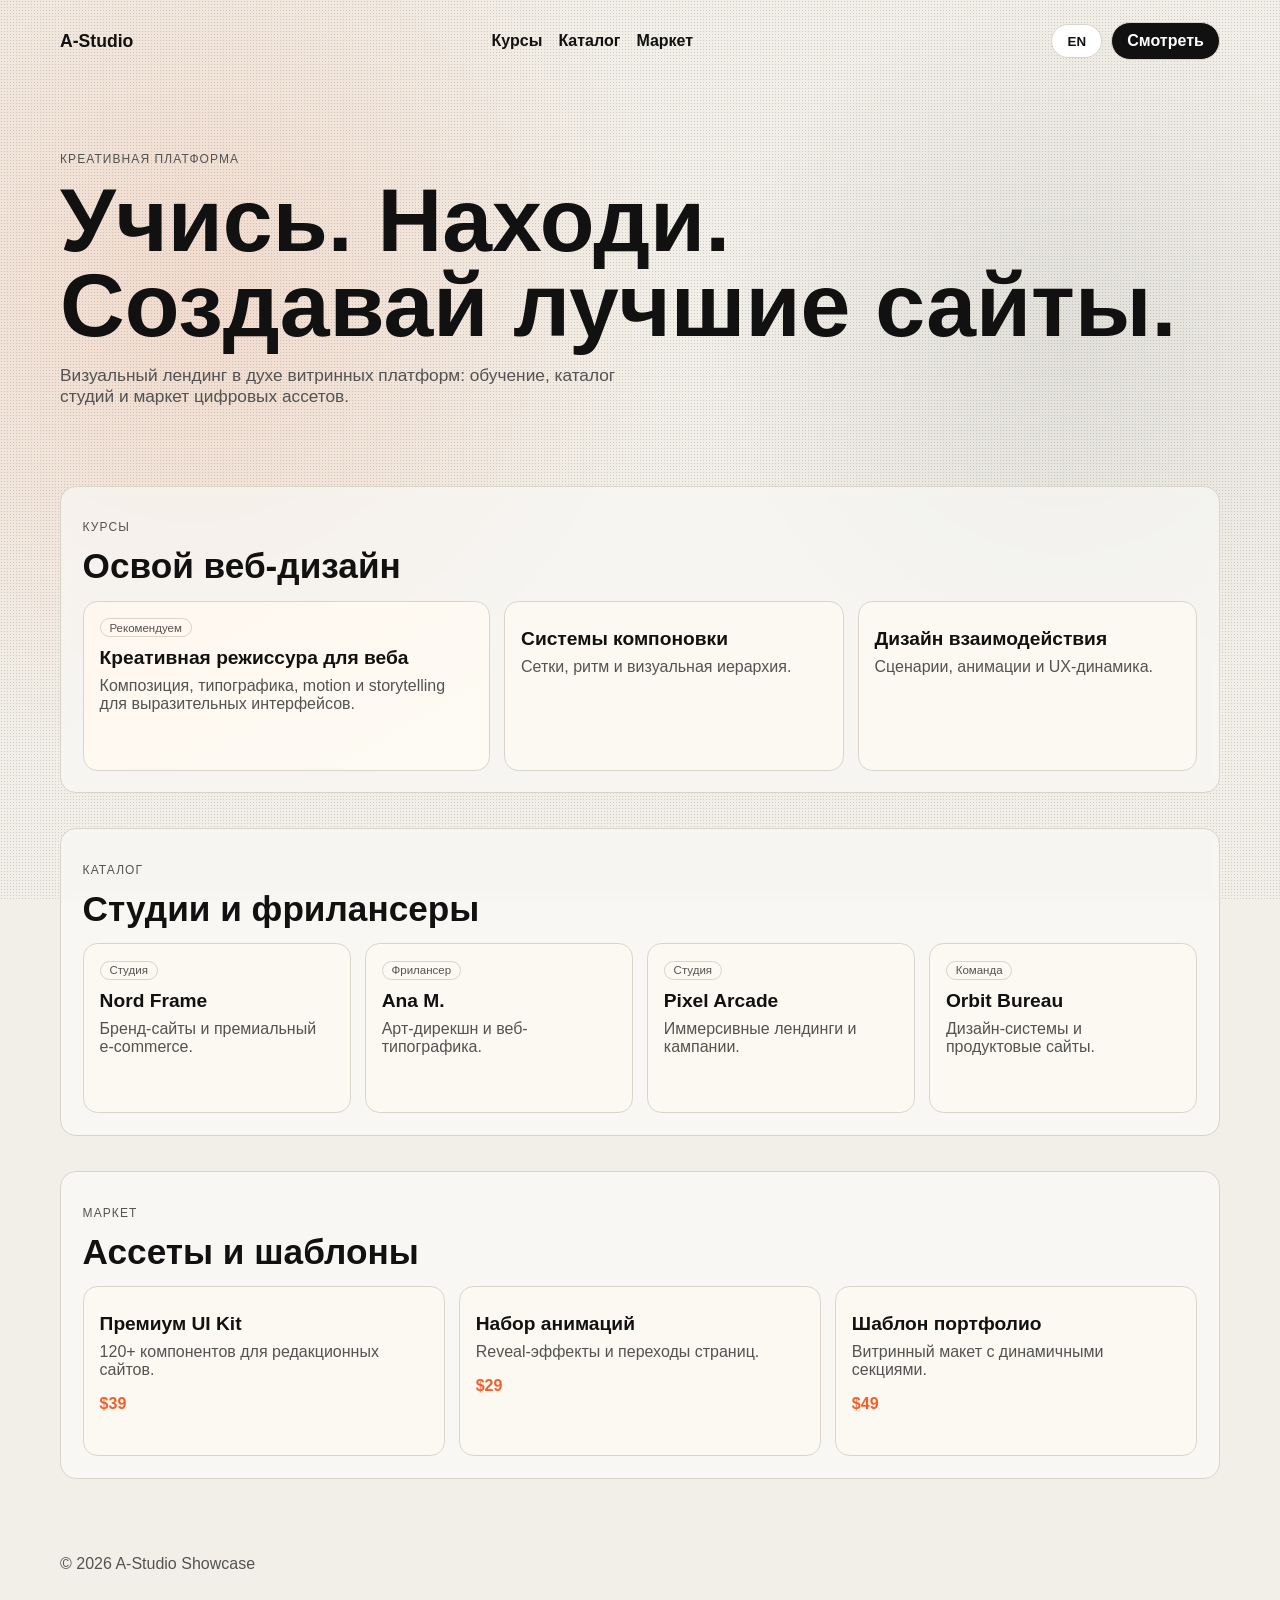
<file: index.html>
﻿<!DOCTYPE html>
<html lang="ru">
<head>
  <meta charset="UTF-8" />
  <meta name="viewport" content="width=device-width, initial-scale=1.0" />
  <meta http-equiv="X-Content-Type-Options" content="nosniff" />
  <meta name="referrer" content="strict-origin-when-cross-origin" />
  <meta http-equiv="Content-Security-Policy" content="default-src 'self'; img-src 'self' data: https:; style-src 'self' 'unsafe-inline' https://fonts.googleapis.com; font-src 'self' https://fonts.gstatic.com; script-src 'self'; connect-src 'self'; object-src 'none'; base-uri 'self'; form-action 'self'; frame-ancestors 'none'; upgrade-insecure-requests" />
  <title>A-Studio Showcase</title>
  <link rel="preconnect" href="https://fonts.googleapis.com" />
  <link rel="preconnect" href="https://fonts.gstatic.com" crossorigin />
  <link href="https://fonts.googleapis.com/css2?family=Manrope:wght@400;600;700;800&family=Syne:wght@600;700;800&display=swap" rel="stylesheet" />
  <link rel="stylesheet" href="styles.css" />
</head>
<body>
  <div class="noise"></div>

  <header class="topbar reveal">
    <a class="brand" href="#">A-Studio</a>
    <nav>
      <a href="#courses" data-i18n="nav_courses">Курсы</a>
      <a href="#directory" data-i18n="nav_directory">Каталог</a>
      <a href="#market" data-i18n="nav_market">Маркет</a>
    </nav>
    <div class="top-actions">
      <button id="langToggle" class="lang-btn" type="button">EN</button>
      <a class="pill" href="#market" data-i18n="explore_btn">Смотреть</a>
    </div>
  </header>

  <section class="hero reveal">
    <p class="kicker" data-i18n="hero_kicker">Креативная платформа</p>
    <h1 data-i18n="hero_title">Учись. Находи.<br />Создавай лучшие сайты.</h1>
    <p class="intro" data-i18n="hero_intro">Визуальный лендинг в духе витринных платформ: обучение, каталог студий и маркет цифровых ассетов.</p>
  </section>

  <main>
    <section id="courses" class="panel reveal">
      <div class="panel-head">
        <p class="kicker" data-i18n="courses_kicker">Курсы</p>
        <h2 data-i18n="courses_title">Освой веб-дизайн</h2>
      </div>
      <div class="grid courses-grid">
        <article class="card feature">
          <p class="tag" data-i18n="featured">Рекомендуем</p>
          <h3 data-i18n="course1_title">Креативная режиссура для веба</h3>
          <p data-i18n="course1_text">Композиция, типографика, motion и storytelling для выразительных интерфейсов.</p>
        </article>
        <article class="card"><h3 data-i18n="course2_title">Системы компоновки</h3><p data-i18n="course2_text">Сетки, ритм и визуальная иерархия.</p></article>
        <article class="card"><h3 data-i18n="course3_title">Дизайн взаимодействия</h3><p data-i18n="course3_text">Сценарии, анимации и UX-динамика.</p></article>
      </div>
    </section>

    <section id="directory" class="panel reveal">
      <div class="panel-head">
        <p class="kicker" data-i18n="directory_kicker">Каталог</p>
        <h2 data-i18n="directory_title">Студии и фрилансеры</h2>
      </div>
      <div class="grid directory-grid">
        <article class="card"><p class="tag" data-i18n="tag_studio">Студия</p><h3>Nord Frame</h3><p data-i18n="dir1_text">Бренд-сайты и премиальный e-commerce.</p></article>
        <article class="card"><p class="tag" data-i18n="tag_freelancer">Фрилансер</p><h3>Ana M.</h3><p data-i18n="dir2_text">Арт-дирекшн и веб-типографика.</p></article>
        <article class="card"><p class="tag" data-i18n="tag_studio">Студия</p><h3>Pixel Arcade</h3><p data-i18n="dir3_text">Иммерсивные лендинги и кампании.</p></article>
        <article class="card"><p class="tag" data-i18n="tag_team">Команда</p><h3>Orbit Bureau</h3><p data-i18n="dir4_text">Дизайн-системы и продуктовые сайты.</p></article>
      </div>
    </section>

    <section id="market" class="panel reveal">
      <div class="panel-head">
        <p class="kicker" data-i18n="market_kicker">Маркет</p>
        <h2 data-i18n="market_title">Ассеты и шаблоны</h2>
      </div>
      <div class="grid market-grid">
        <article class="card"><h3 data-i18n="m1_title">Премиум UI Kit</h3><p data-i18n="m1_text">120+ компонентов для редакционных сайтов.</p><span>$39</span></article>
        <article class="card"><h3 data-i18n="m2_title">Набор анимаций</h3><p data-i18n="m2_text">Reveal-эффекты и переходы страниц.</p><span>$29</span></article>
        <article class="card"><h3 data-i18n="m3_title">Шаблон портфолио</h3><p data-i18n="m3_text">Витринный макет с динамичными секциями.</p><span>$49</span></article>
      </div>
    </section>
  </main>

  <footer class="footer reveal">
    <p>© <span id="year"></span> <span data-i18n="footer_name">A-Studio Showcase</span></p>
  </footer>

  <script src="script.js"></script>
</body>
</html>
</file>
<file: styles.css>
﻿:root {
  --bg: #f1efe8;
  --ink: #111111;
  --muted: #535353;
  --line: #d8d4c8;
  --card: #fbf9f2;
  --accent: #f25f2a;
}

* { box-sizing: border-box; }
html, body { margin: 0; padding: 0; }

body {
  font-family: "Manrope", sans-serif;
  color: var(--ink);
  background:
    radial-gradient(circle at 15% 18%, rgba(242, 95, 42, 0.14), transparent 28%),
    radial-gradient(circle at 83% 21%, rgba(38, 38, 38, 0.08), transparent 22%),
    var(--bg);
}

.noise {
  position: fixed;
  inset: 0;
  pointer-events: none;
  opacity: 0.14;
  background-image: radial-gradient(#000 0.45px, transparent 0.45px);
  background-size: 3px 3px;
}

.topbar,
.hero,
main,
.footer {
  width: min(1160px, calc(100% - 2.5rem));
  margin-inline: auto;
}

.topbar {
  display: flex;
  justify-content: space-between;
  align-items: center;
  gap: 1rem;
  padding: 1.4rem 0;
}

.brand {
  text-decoration: none;
  color: var(--ink);
  font-family: "Syne", sans-serif;
  font-size: 1.1rem;
  font-weight: 800;
}

nav { display: flex; gap: 1rem; flex-wrap: wrap; }
nav a {
  text-decoration: none;
  color: var(--ink);
  font-weight: 600;
}

.top-actions {
  display: flex;
  gap: 0.55rem;
  align-items: center;
}

.lang-btn,
.pill {
  border: 1px solid var(--line);
  border-radius: 999px;
  font-weight: 700;
  padding: 0.55rem 0.95rem;
  text-decoration: none;
}

.lang-btn {
  cursor: pointer;
  background: #fff;
  color: var(--ink);
}

.pill {
  color: #fff;
  background: var(--ink);
}

.hero { padding: 3.6rem 0 3.8rem; }

.kicker {
  text-transform: uppercase;
  letter-spacing: 0.09em;
  font-size: 0.75rem;
  color: var(--muted);
}

h1 {
  font-family: "Syne", sans-serif;
  font-size: clamp(2.1rem, 7.2vw, 5.6rem);
  line-height: 0.95;
  margin: 0.6rem 0 1rem;
}

.intro {
  max-width: 60ch;
  color: var(--muted);
  font-size: 1.08rem;
}

main {
  display: grid;
  gap: 2.2rem;
  padding-bottom: 2.6rem;
}

.panel {
  border: 1px solid var(--line);
  border-radius: 1rem;
  background: rgba(255,255,255,0.52);
  backdrop-filter: blur(4px);
  padding: 1.35rem;
}

.panel-head {
  margin-bottom: 0.9rem;
}

.panel-head h2 {
  margin: 0.2rem 0 0.9rem;
  font-size: clamp(1.5rem, 3vw, 2.2rem);
  font-family: "Syne", sans-serif;
}

.grid { display: grid; gap: 0.85rem; }
.courses-grid { grid-template-columns: 1.2fr 1fr 1fr; }
.directory-grid { grid-template-columns: repeat(4, 1fr); }
.market-grid { grid-template-columns: repeat(3, 1fr); }

.card {
  background: var(--card);
  border: 1px solid var(--line);
  border-radius: 0.9rem;
  padding: 1rem;
  min-height: 170px;
  transition: transform 220ms ease, box-shadow 220ms ease;
}

.card:hover {
  transform: translateY(-5px);
  box-shadow: 0 12px 30px rgba(0,0,0,0.08);
}

.feature {
  background: linear-gradient(150deg, #fff7ef 0%, #fdfbf4 100%);
}

.tag {
  display: inline-block;
  font-size: 0.72rem;
  border: 1px solid var(--line);
  border-radius: 999px;
  padding: 0.15rem 0.55rem;
}

h3 { margin: 0.65rem 0 0.5rem; font-size: 1.2rem; }
.card p { color: var(--muted); margin: 0; }

.card span {
  display: inline-block;
  margin-top: 1rem;
  font-weight: 800;
  color: var(--accent);
}

.footer { padding: 1.2rem 0 2rem; color: var(--muted); }

.reveal {
  opacity: 0;
  transform: translateY(24px);
  transition: opacity 0.65s ease, transform 0.65s ease;
}

.reveal.visible {
  opacity: 1;
  transform: translateY(0);
}

@media (max-width: 980px) {
  .courses-grid,
  .directory-grid,
  .market-grid { grid-template-columns: 1fr 1fr; }

  .topbar {
    align-items: flex-start;
    flex-wrap: wrap;
  }

  nav { order: 3; width: 100%; }
}

@media (max-width: 640px) {
  .courses-grid,
  .directory-grid,
  .market-grid { grid-template-columns: 1fr; }

  .hero { padding-top: 2.2rem; }
  .topbar, .hero, main, .footer { width: min(1160px, calc(100% - 1.2rem)); }

  .top-actions { margin-left: auto; }
  nav { gap: 0.7rem; }
}
</file>
